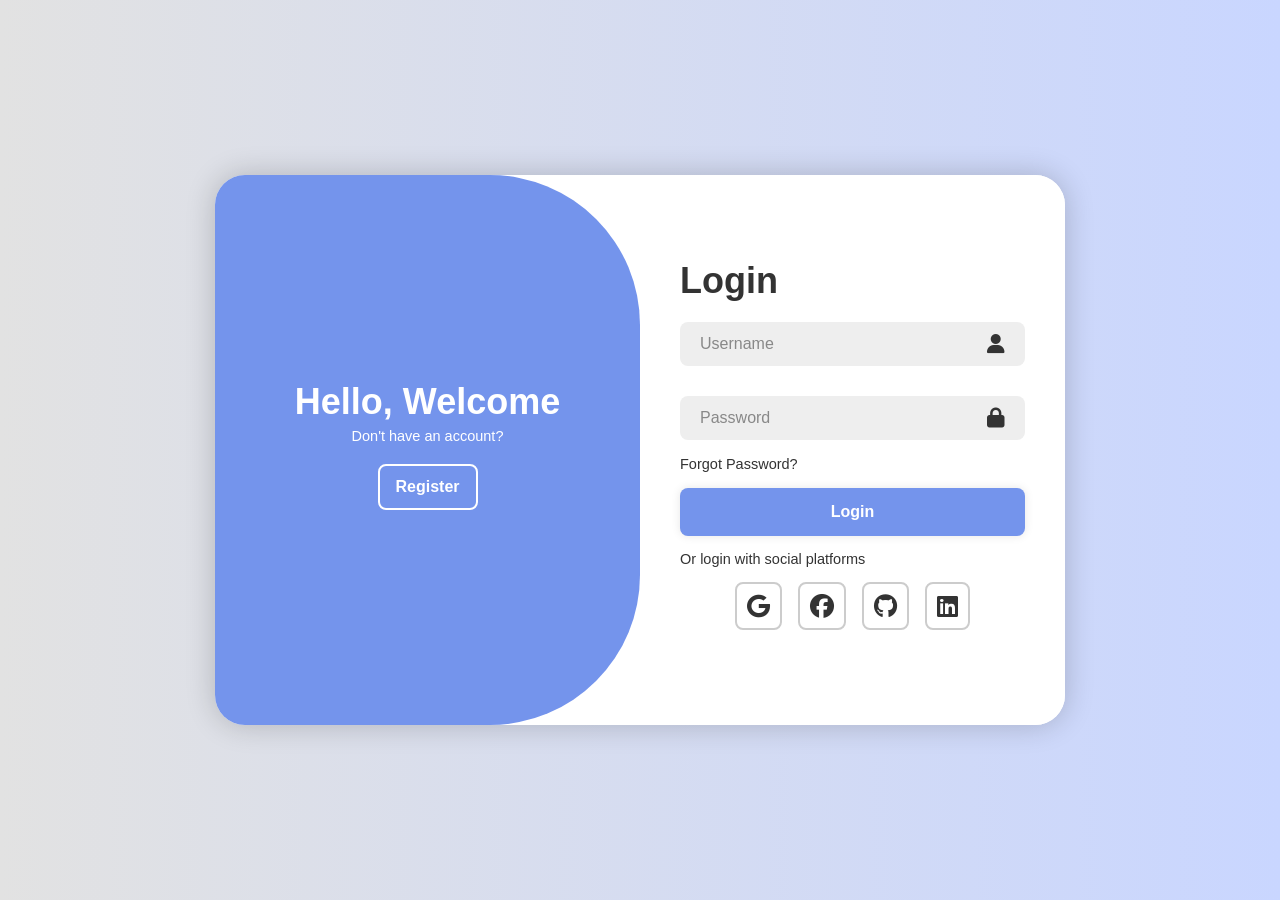
<file: frontend/index.html>
<!DOCTYPE html>
<html lang="en">
<head>
    <meta charset="UTF-8">
    <meta name="viewport" content="width=device-width, initial-scale=1.0">
    <link rel="stylesheet" href="style.css">
    <link rel="stylesheet" href="https://cdnjs.cloudflare.com/ajax/libs/font-awesome/6.5.0/css/all.min.css">
    <title>Login/SignUp Form</title>
</head>
<body>
    <div class="container">
        <!-- Login Form -->
        <div class="form-box login">
            <form action="#">
                <h1>Login</h1>
                <div class="input-box">
                    <input type="text" placeholder="Username" required>
                    <i class="fa-solid fa-user"></i>
                </div>
                <div class="input-box">
                    <input type="password" placeholder="Password" required>
                    <i class="fa-solid fa-lock"></i>
                </div>
                <div class="forgot-link">
                    <a href="#">Forgot Password?</a>
                </div>
                <button type="submit" class="btn">Login</button>
                <p>Or login with social platforms</p>
                <div class="social-icons">
                    <a href="/api/v1/auth/google" title="Google">
                        <i class="fa-brands fa-google"></i>
                    </a>
                    <a href="#"><i class="fa-brands fa-facebook"></i></a>
                    <a href="#"><i class="fa-brands fa-github"></i></a>
                    <a href="#"><i class="fa-brands fa-linkedin"></i></a>
                </div>
            </form>
        </div>

        <!-- Register Form -->
        <div class="form-box register">
            <form action="#">
                <h1>Registration</h1>
                <div class="input-box">
                    <input type="text" placeholder="Username" required>
                    <i class="fa-solid fa-user"></i>
                </div>
                <div class="input-box">
                    <input type="email" placeholder="Email" required>
                    <i class="fa-solid fa-envelope"></i>
                </div>
                <div class="input-box">
                    <input type="password" placeholder="Password" required>
                    <i class="fa-solid fa-lock"></i>
                </div>
                <button type="submit" class="btn">Register</button>
                <p>Or register with social platforms</p>
                <div class="social-icons">
                    <a href="/api/v1/auth/google" title="Google">
                        <i class="fa-brands fa-google"></i>
                    </a>
                    <a href="#"><i class="fa-brands fa-facebook"></i></a>
                    <a href="#"><i class="fa-brands fa-github"></i></a>
                    <a href="#"><i class="fa-brands fa-linkedin"></i></a>
                </div>
            </form>
        </div>

        <!-- Toggle Box -->
        <div class="toggle-box">
            <div class="toggle-pannel toggle-left">
                <h1>Hello, Welcome</h1>
                <p>Don't have an account?</p>
                <button class="btn register-btn">Register</button>
            </div>
            <div class="toggle-pannel toggle-right">
                <h1>Welcome Back!</h1>
                <p>Already have an account?</p>
                <button class="btn login-btn">Login</button>
            </div>
        </div>
    </div>

    <script src="script.js"></script>
</body>
</html>
</file>
<file: frontend/style.css>
* {
    font-family: "Poppins", sans-serif;
    margin: 0;
    padding: 0;
    box-sizing: border-box;
    text-decoration: none;
    list-style: none;
}

body {
    display: flex;
    justify-content: center;
    align-items: center;
    min-height: 100vh;
    background: linear-gradient(90deg, #e2e2e2, #c9d6ff);
}

.container {
    position: relative;
    width: 850px;
    height: 550px;
    background-color: #fff;
    margin: 20px;
    border-radius: 30px;
    box-shadow: 0 0 30px rgba(0, 0, 0, 0.2);
    overflow: hidden;
}

.container h1 {
    font-size: 36px;
    margin: -10px 0;
}

.container p {
    font-size: 14.5px;
    margin: 15px 0;
}

form {
    width: 100%;
}

.form-box {
    position: absolute;
    right: 0;
    width: 50%;
    height: 100%;
    background: #fff;
    display: flex;
    align-items: center;
    color: #333;
    padding: 40px;
    z-index: 1;
    transition: 0.6s ease-in-out 1.2s, visibility 0s 1s;
}

.container.active .form-box {
    right: 50%;
}

.form-box.register {
    visibility: hidden;
}

.container.active .form-box.register {
    visibility: visible;
}

.input-box {
    position: relative;
    margin: 30px 0;
}

.input-box input {
    width: 100%;
    padding: 13px 50px 13px 20px;
    background: #eee;
    border-radius: 8px;
    border: none;
    outline: none;
    font-size: 16px;
    color: #333;
    font-weight: 500;
}

.input-box input::placeholder {
    color: #888;
    font-weight: 400;
}

.input-box i {
    position: absolute;
    right: 20px;
    top: 50%;
    transform: translateY(-50%);
    font-size: 20px;
}

.forgot-link {
    margin: -15px 0 15px;
}

.forgot-link a {
    font-size: 14.5px;
    color: #333;
}

.btn {
    width: 100%;
    height: 48px;
    background: #7494ec;
    border-radius: 8px;
    box-shadow: 0 0 10px rgba(0, 0, 0, 0.1);
    border: none;
    outline: none;
    cursor: pointer;
    font-size: 16px;
    color: #fff;
    font-weight: 600;
}

.social-icons {
    display: flex;
    justify-content: center;
}

.social-icons a {
    display: inline-flex;
    padding: 10px;
    border: 2px solid #ccc;
    font-size: 24px;
    color: #333;
    margin: 0 8px;
    border-radius: 8px;
}

.toggle-box {
    position: absolute;
    width: 100%;
    height: 100%;
}

.toggle-box::before {
    content: '';
    position: absolute;
    left: -250%;
    width: 300%;
    height: 100%;
    background: #7494ec;
    border-radius: 150px;
    z-index: 2;
    transition: 1.8s ease-in-out;
}

.container.active .toggle-box::before {
    left: 50%;
}

.toggle-pannel {
    position: absolute;
    width: 50%;
    height: 100%;
    color: #fff;
    display: flex;
    flex-direction: column;
    justify-content: center;
    align-items: center;
    z-index: 2;
    transition: 0.6s ease-in-out;
}

.toggle-pannel.toggle-left {
    left: 0;
    transition-delay: 1.2s;
}

.container.active .toggle-pannel.toggle-left {
    left: -50%;
    transition: 0.6s;
}

.toggle-pannel.toggle-right {
    right: -50%;
    transition-delay: 0.6s;
}

.container.active .toggle-pannel.toggle-right {
    right: 0;
    transition-delay: 1.2s;
}

.toggle-pannel p {
    margin-bottom: 20px;
}

.toggle-pannel .btn {
    width: 100px;
    height: 46px;
    background: transparent;
    border: 2px solid #fff;
    box-shadow: none;
}
</file>
<file: frontend/admin.css>
* {
    font-family: "Poppins", sans-serif;
    margin: 0;
    padding: 0;
    box-sizing: border-box;
    text-decoration: none;
    list-style: none;
}

body {
    background: linear-gradient(90deg, #e2e2e2, #c9d6ff);
    min-height: 100vh;
}

.admin-container {
    display: flex;
    min-height: 100vh;
}

/* Sidebar */
.sidebar {
    width: 250px;
    background: #7494ec;
    color: #fff;
    padding: 30px 20px;
    display: flex;
    flex-direction: column;
    gap: 30px;
}

.sidebar h2 {
    font-size: 20px;
}

.sidebar ul li a {
    color: #fff;
    display: flex;
    align-items: center;
    gap: 10px;
    padding: 12px 15px;
    border-radius: 8px;
    font-size: 15px;
    transition: 0.3s;
}

.sidebar ul li.active a,
.sidebar ul li a:hover {
    background: rgba(255, 255, 255, 0.2);
}

.logout-btn {
    margin-top: auto;
    width: 100%;
    height: 45px;
    background: transparent;
    border: 2px solid #fff;
    color: #fff;
    border-radius: 8px;
    cursor: pointer;
    font-size: 15px;
    font-family: Poppins, sans-serif;
}

.logout-btn:hover {
    background: rgba(255, 255, 255, 0.2);
}

/* Main */
.main {
    flex: 1;
    padding: 30px;
}

.header {
    display: flex;
    justify-content: space-between;
    align-items: center;
    margin-bottom: 30px;
}

.header h1 {
    font-size: 28px;
    color: #333;
}

.header span {
    font-size: 15px;
    color: #555;
}

/* Stats */
.stats {
    display: flex;
    gap: 20px;
    margin-bottom: 30px;
}

.stat-card {
    flex: 1;
    background: #fff;
    border-radius: 15px;
    padding: 25px;
    text-align: center;
    box-shadow: 0 0 15px rgba(0, 0, 0, 0.1);
}

.stat-card h3 {
    font-size: 36px;
    color: #7494ec;
}

.stat-card p {
    font-size: 14px;
    color: #888;
    margin-top: 5px;
}

/* Table */
.table-container {
    background: #fff;
    border-radius: 15px;
    padding: 25px;
    box-shadow: 0 0 15px rgba(0, 0, 0, 0.1);
}

.table-container h2 {
    margin-bottom: 20px;
    color: #333;
}

table {
    width: 100%;
    border-collapse: collapse;
}

thead tr {
    background: #7494ec;
    color: #fff;
}

th, td {
    padding: 12px 15px;
    text-align: left;
    font-size: 14px;
}

tbody tr:nth-child(even) {
    background: #f5f5f5;
}

tbody tr:hover {
    background: #eef1ff;
}

.badge {
    padding: 4px 10px;
    border-radius: 20px;
    font-size: 12px;
    font-weight: 600;
}

.badge.admin { background: #e0e7ff; color: #7494ec; }
.badge.user { background: #f0f0f0; color: #888; }
.badge.active { background: #d4edda; color: #28a745; }
.badge.banned { background: #f8d7da; color: #dc3545; }

.action-btn {
    padding: 6px 10px;
    border: none;
    border-radius: 6px;
    cursor: pointer;
    font-size: 13px;
    margin: 0 3px;
}

.action-btn.delete { background: #ff4d4d; color: #fff; }
.action-btn.ban { background: #ffc107; color: #fff; }
.action-btn.unban { background: #28a745; color: #fff; }
.action-btn.role { background: #7494ec; color: #fff; }
</file>
